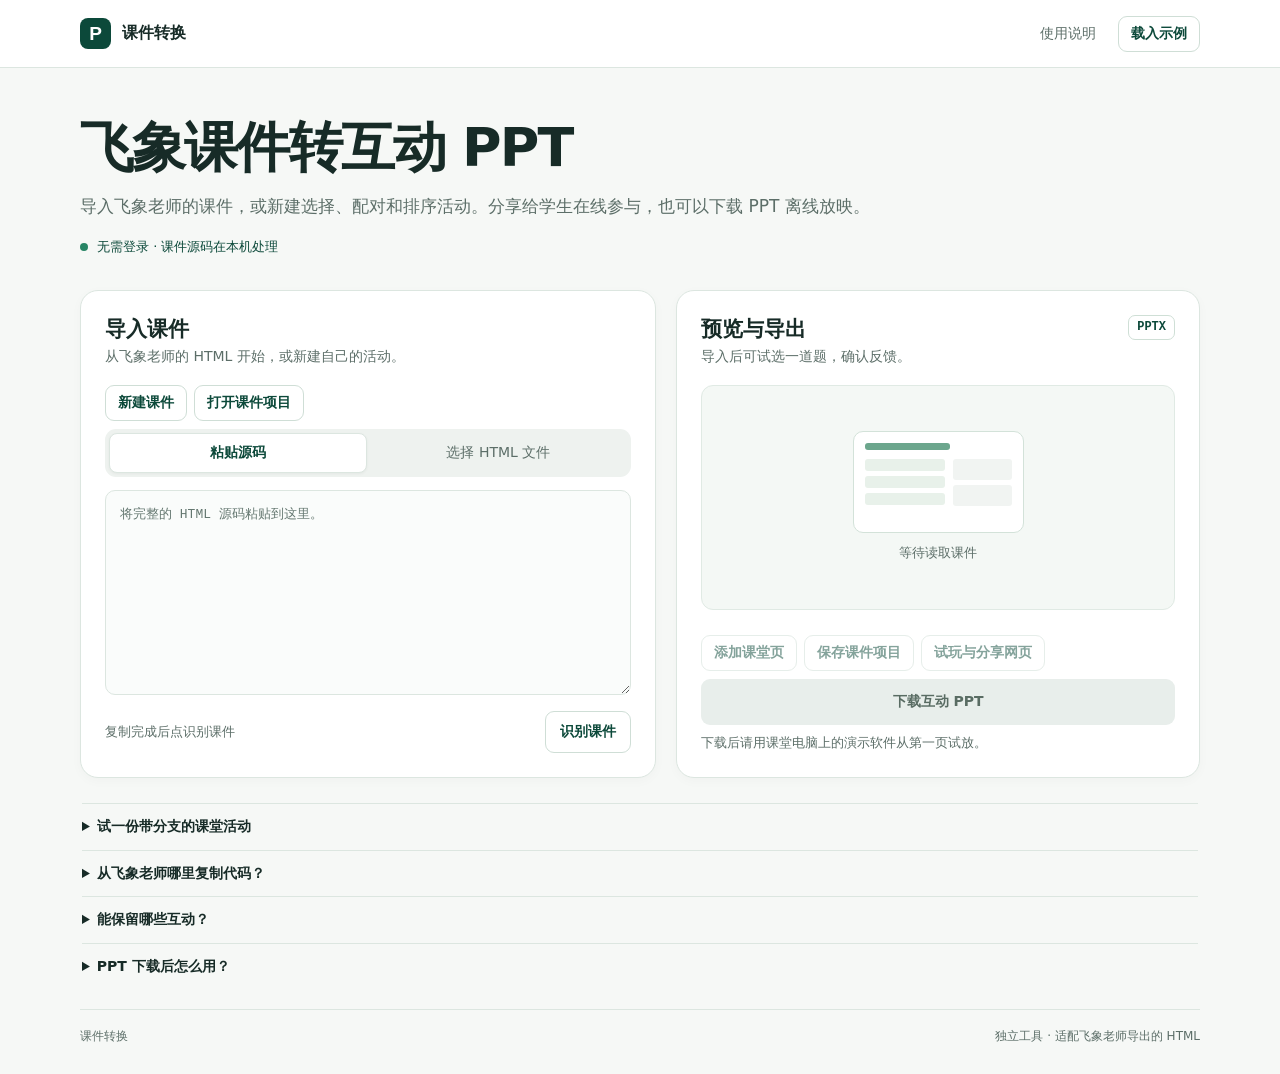
<file: index.html>
<!doctype html>
<html lang="zh-CN">
<head>
  <meta charset="utf-8">
  <meta name="viewport" content="width=device-width, initial-scale=1">
  <meta name="description" content="粘贴飞象老师生成的 HTML 源码，或选择 HTML 文件。浏览器内导出可以离线放映的互动 PPT。">
  <meta name="referrer" content="no-referrer">
  <meta http-equiv="Content-Security-Policy" content="default-src 'none'; script-src 'self'; style-src 'self' 'unsafe-inline'; img-src 'self' data: blob:; frame-src 'self'; worker-src 'self'; connect-src 'self' https://*.fbcontent.cn; base-uri 'none'; form-action 'none'; object-src 'none'">
  <meta name="theme-color" content="#f6f8f6">
  <title>飞象课件转互动 PPT</title>
  <link rel="stylesheet" href="./style.css?v=8">
  <script defer src="./acorn.js"></script>
  <script defer src="./model.js?v=8"></script>
  <script defer src="./project.js?v=8"></script>
  <script defer src="./curriculum.js?v=8"></script>
  <script defer src="./pptx.js?v=8"></script>
  <script defer src="./qrcode.js"></script>
  <script defer src="./fflate.js"></script>
  <script defer src="./play.js?v=4"></script>
  <script defer src="./replica.js?v=8"></script>
  <script defer src="./scenario.js?v=8"></script>
  <script defer src="./app.js?v=8"></script>
</head>
<body>
  <header class="top">
    <div class="wrap top-inner">
      <a class="wordmark" href="./" aria-label="回到飞象课件转换首页"><span class="brand-icon" aria-hidden="true">P</span>课件转换</a>
      <nav aria-label="页内导航">
        <a href="#help">使用说明</a>
        <button type="button" class="button secondary small" id="demo">载入示例</button>
      </nav>
    </div>
  </header>

  <main class="wrap">
    <section class="intro" aria-labelledby="page-title">
      <h1 id="page-title">飞象课件转互动 PPT</h1>
      <p>导入飞象老师的课件，或新建选择、配对和排序活动。<br class="desktop-break">分享给学生在线参与，也可以下载 PPT 离线放映。</p>
      <div class="info-note"><span class="status-dot" aria-hidden="true"></span>无需登录 · 课件源码在本机处理</div>
    </section>

    <div class="workspace">
      <section class="panel input-panel" aria-labelledby="import-title">
        <div class="panel-heading">
          <div>
            <h2 id="import-title">导入课件</h2>
            <p>从飞象老师的 HTML 开始，或新建自己的活动。</p>
          </div>
        </div>
        <div class="project-actions">
          <button type="button" class="button secondary small" id="new-project">新建课件</button>
          <button type="button" class="button secondary small" id="open-project">打开课件项目</button>
          <input type="file" id="project-file" accept=".json,application/json" hidden>
        </div>
        <div class="tabs" role="tablist" aria-label="导入方式">
          <button id="paste-tab" type="button" role="tab" aria-selected="true" aria-controls="paste-panel">粘贴源码</button>
          <button id="file-tab" type="button" role="tab" aria-selected="false" aria-controls="file-panel" tabindex="-1">选择 HTML 文件</button>
        </div>
        <div id="paste-panel" role="tabpanel" aria-labelledby="paste-tab">
          <label class="sr-only" for="source">飞象课件 HTML 源码</label>
          <textarea id="source" spellcheck="false" autocomplete="off" autocapitalize="off"
            placeholder="将完整的 HTML 源码粘贴到这里。"></textarea>
          <div class="source-actions">
            <span class="muted" id="paste-info">复制完成后点识别课件</span>
            <button type="button" class="button secondary" id="analyze">识别课件</button>
          </div>
        </div>
        <div id="file-panel" role="tabpanel" aria-labelledby="file-tab" hidden>
          <div class="drop-area" id="drop-area">
            <div class="upload-icon" aria-hidden="true">↑</div>
            <strong id="file-label">选择或拖入 HTML 文件</strong>
            <span id="file-info">支持 .html、.htm，最大 8 MB</span>
            <button type="button" class="button secondary" id="browse">选择文件</button>
            <input type="file" id="file" accept=".html,.htm,text/html" hidden>
          </div>
        </div>
        <p id="status" class="status" role="status" aria-live="polite" hidden></p>
        <details id="settings" hidden>
          <summary>封面和翻页</summary>
          <div class="settings">
            <div>
              <label for="cover-file">封面插图</label>
              <input type="file" id="cover-file" accept=".png,.jpg,.jpeg,.webp,image/png,image/jpeg,image/webp">
              <p id="cover-state" class="muted" aria-live="polite"></p>
            </div>
            <div id="timing-box" hidden>
              <label class="checkline" for="use-timing"><input type="checkbox" id="use-timing" checked>保留原课件的定时翻页</label>
              <p id="timing-help" class="muted"></p>
            </div>
          </div>
        </details>
      </section>

      <section class="panel output-panel" aria-labelledby="preview-title">
        <div class="panel-heading">
          <div>
            <h2 id="preview-title">预览与导出</h2>
            <p id="preview-desc">导入后可试选一道题，确认反馈。</p>
          </div>
          <span class="file-type" aria-hidden="true">PPTX</span>
        </div>
        <div class="preview" id="preview-empty">
          <div class="mock-slide" aria-hidden="true">
            <div class="mock-header"></div>
            <div class="mock-body">
              <div><i></i><i></i><i></i></div>
              <div><i></i><i></i></div>
            </div>
          </div>
          <p>等待读取课件</p>
        </div>
        <div class="preview ready" id="preview-ready" hidden>
          <p class="lesson-name" id="lesson-name"></p>
          <div class="facts" id="facts"></div>
          <div id="compatibility" class="compatibility" aria-live="polite"></div>
          <div class="preview-question" id="preview-question"></div>
          <button type="button" class="button secondary small" id="edit-questions">编辑题目与反馈</button>
        </div>
        <div class="download-zone">
          <div id="progress-area" class="progress-area" hidden>
            <div class="progress-meta"><span id="progress-label" role="status" aria-live="polite">准备生成</span><span id="progress-number"></span></div>
            <progress id="progress" max="100" value="0" aria-label="导出进度"></progress>
          </div>
          <div class="project-actions">
            <button type="button" class="button secondary small" id="edit-classroom" disabled>添加课堂页</button>
            <button type="button" class="button secondary small" id="save-project" disabled>保存课件项目</button>
            <button type="button" class="button secondary small" id="share-activity" disabled>试玩与分享网页</button>
          </div>
          <fieldset id="export-mode" class="export-mode" hidden disabled>
            <legend>互动版本</legend>
            <label><input type="radio" name="lesson-mode" value="full" checked> 完整互动</label>
            <label><input type="radio" name="lesson-mode" value="light"> 轻量讨论</label>
            <p id="mode-note" class="muted"></p>
          </fieldset>
          <div class="download-actions">
            <button class="button primary" type="button" id="export-replica" hidden>下载宽屏互动 PPT</button>
            <button class="button primary" type="button" id="export" disabled>下载互动 PPT</button>
            <button class="button secondary" type="button" id="cancel" hidden>取消</button>
          </div>
          <p class="muted download-note" id="replica-note" hidden>用桌面 WPS 或 PowerPoint 从第一页放映，课堂页可直接编辑。</p>
          <p class="muted download-note" id="export-note" aria-live="polite">下载后请用课堂电脑上的演示软件从第一页试放。</p>
        </div>
      </section>
    </div>

    <section id="help" class="help" aria-label="使用说明">
      <details>
        <summary>试一份带分支的课堂活动</summary>
        <p>《小组讨论卡住了》包含情境选择、排序和配对。试完可以打开示例项目，换成自己班的情境。</p>
        <div class="project-actions">
          <a class="button secondary small example-link" href="#class-example">试玩学生版</a>
          <a class="button secondary small example-link" href="./classroom-example.json?v=4" download="小组讨论卡住了-课件项目.json">下载示例项目</a>
        </div>
      </details>
      <details>
        <summary>从飞象老师哪里复制代码？</summary>
        <p>在飞象老师打开你生成的课件，复制它提供的完整 HTML 源码，或者下载 HTML 文件。回到这里粘贴源码并识别，或直接选择文件。飞象的分享链接需要先打开后取到源码。</p>
      </details>
      <details>
        <summary>能保留哪些互动？</summary>
        <p>目前支持源码中写明题目、选项和反馈或评分规则的闯关、情境选择和选择题。可导出点选、分支反馈、累计计分、结算，以及识别到的定时翻页。含情绪强度的兼容课件可在 PPT 内点选 1 到 10 分。</p>
        <p>识别后可查看这份课件能保留哪些玩法。兼容的飞象课件可按固定 16:9 导出宽屏互动版。轻量讨论保留选项和反馈，省去累计得分。</p>
        <p>新建的配对和排序活动在网页上可以拖放或点选，在离线 PPT 里用逐步点选完成。</p>
      </details>
      <details>
        <summary>PPT 下载后怎么用？</summary>
        <p>用桌面版 PowerPoint 或 WPS 演示打开文件，从第一页放映，使用课件上的按钮前进。一个文件会包含多条答题路线，放映只会经过当前路线。</p>
        <p>点「添加课堂页」就能写游戏前的导入页和游戏后的讨论页。添加后，游戏结算会出现「继续上课」。保存课件项目，下次可在网站继续改。</p>
      </details>
    </section>
  </main>

  <dialog id="question-editor" aria-labelledby="editor-title">
    <form id="question-form">
      <div class="editor-heading">
        <div>
          <h2 id="editor-title">编辑题目与反馈</h2>
          <p class="muted">应用后，同一道题在所有答题路线中的内容会一起更新。</p>
        </div>
        <button type="button" class="button secondary small" id="editor-cancel">取消</button>
      </div>
      <label class="editor-field">课件标题 <input id="project-title" maxlength="100" required></label>
      <label class="editor-field">活动说明 <textarea id="project-intro" maxlength="320"></textarea></label>
      <label><input id="project-scoring" type="checkbox"> 累计积分</label>
      <label class="editor-field">选择题目 <select id="editor-select"></select></label>
      <div class="project-actions">
        <button type="button" class="button secondary small" id="move-up">上移</button>
        <button type="button" class="button secondary small" id="move-down">下移</button>
        <button type="button" class="button secondary small" id="remove-question">删除本题</button>
      </div>
      <div class="project-actions" aria-label="添加题目">
        <button type="button" class="button secondary small" id="add-choice">添加选择题</button>
        <button type="button" class="button secondary small" id="add-match">添加配对</button>
        <button type="button" class="button secondary small" id="add-order">添加排序</button>
      </div>
      <div id="editor-fields"></div>
      <p id="editor-error" role="alert" class="status" data-state="error" hidden></p>
      <div class="editor-actions"><button type="submit" class="button primary">应用修改</button></div>
    </form>
  </dialog>
  <dialog id="classroom-editor" aria-labelledby="classroom-editor-title">
    <form id="classroom-form">
      <div class="editor-heading">
        <div>
          <h2 id="classroom-editor-title">添加课堂页</h2>
          <p class="muted">活动后加了页面，结算页会出现「继续上课」。</p>
        </div>
        <button type="button" class="button secondary small" id="classroom-cancel">取消</button>
      </div>
      <div id="classroom-fields"></div>
      <div class="editor-actions"><button type="submit" class="button primary">应用课堂页</button></div>
    </form>
  </dialog>
  <dialog id="share-dialog" aria-labelledby="share-title">
    <div class="editor-heading">
      <h2 id="share-title">网页活动</h2>
      <button type="button" class="button secondary small" id="share-close">关闭</button>
    </div>
    <p class="muted">学生打开链接即可参加，反馈显示在各自设备上。分享链接包含题目和答案，适合课堂练习。</p>
    <label class="editor-field" for="share-scope">分享范围</label>
    <select id="share-scope"></select>
    <label class="editor-field">活动链接 <input id="share-link" readonly></label>
    <div class="project-actions">
      <a class="button secondary" id="play-link" target="_blank" rel="noopener">打开试玩</a>
      <button type="button" class="button secondary" id="copy-link">复制链接</button>
    </div>
    <canvas id="share-qr" aria-label="活动二维码" role="img" hidden></canvas>
    <p id="share-status" class="muted" role="status"></p>
  </dialog>
  <section id="classroom-player" class="wrap" hidden aria-live="polite"></section>
  <footer class="wrap footer"><span>课件转换</span><span>独立工具 · 适配飞象老师导出的 HTML</span></footer>
  <noscript>需要启用浏览器的 JavaScript 才能生成 PPT。</noscript>
</body>
</html>
</file>
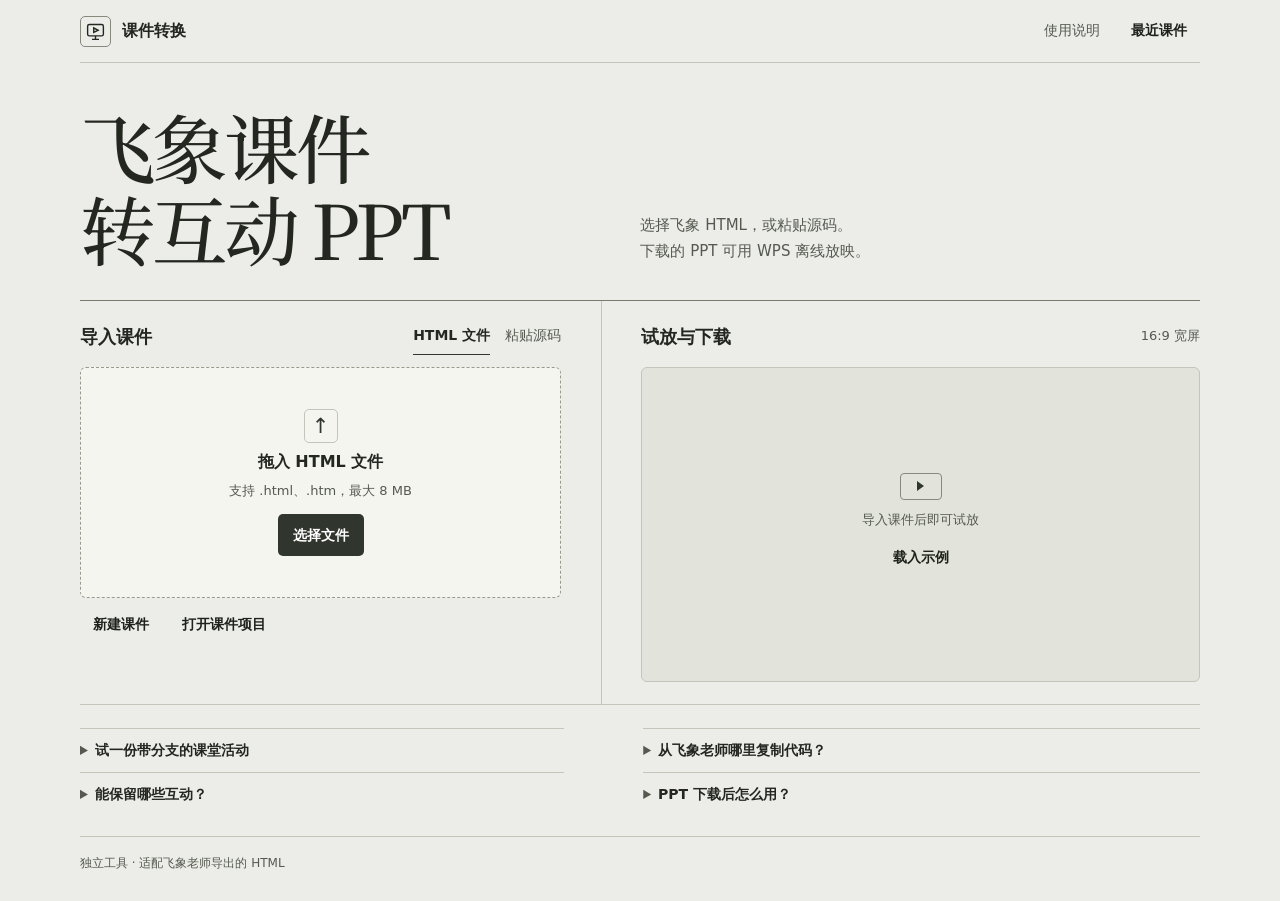
<file: preview/index.html>
<!doctype html>
<html lang="zh-CN">
<head>
  <meta charset="utf-8">
  <meta name="viewport" content="width=device-width, initial-scale=1">
  <meta name="description" content="粘贴飞象老师生成的 HTML 源码，或选择 HTML 文件。浏览器内导出可以离线放映的互动 PPT。">
  <meta name="referrer" content="no-referrer">
  <meta http-equiv="Content-Security-Policy" content="default-src 'none'; script-src 'self'; style-src 'self' 'unsafe-inline'; font-src 'self'; img-src 'self' data: blob:; frame-src 'self'; worker-src 'self'; connect-src 'self' https://*.fbcontent.cn; base-uri 'none'; form-action 'none'; object-src 'none'">
  <meta name="theme-color" content="#ecede8">
  <title>飞象课件转互动 PPT</title>
  <link rel="icon" href="data:,">
  <link rel="stylesheet" href="./style.css?v=8">
  <link rel="stylesheet" href="./teacher.css?v=3">
  <script defer src="../acorn.js"></script>
  <script defer src="./model.js?v=8"></script>
  <script defer src="./project.js?v=8"></script>
  <script defer src="./curriculum.js?v=8"></script>
  <script defer src="./pptx.js?v=8"></script>
  <script defer src="../qrcode.js"></script>
  <script defer src="../fflate.js"></script>
  <script defer src="./play.js?v=4"></script>
  <script defer src="./replica.js?v=8"></script>
  <script defer src="./scenario.js?v=8"></script>
  <script defer src="./trial.js?v=1"></script>
  <script defer src="./teacher.js?v=1"></script>
  <script defer src="./compose.js?v=1"></script>
  <script defer src="./app.js?v=10"></script>
</head>
<body>
  <header class="top">
    <div class="wrap top-inner">
      <a class="wordmark" href="./"><span class="brand-icon" aria-hidden="true"><svg viewBox="0 0 24 24" width="21" height="21" fill="none" stroke="currentColor" stroke-width="1.6"><rect x="3" y="4" width="18" height="13" rx="2"/><path d="M8 21h8m-4-4v4m-2-13 5 2.5-5 2.5z"/></svg></span>课件转换</a>
      <nav aria-label="页内导航">
        <a href="#help">使用说明</a>
        <button type="button" class="button text-button small" id="open-recent">最近课件</button>
      </nav>
    </div>
  </header>

  <main class="wrap">
    <section class="intro" aria-labelledby="page-title">
      <h1 id="page-title">飞象课件<br>转互动 PPT</h1>
      <p>选择飞象 HTML，或粘贴源码。<br>下载的 PPT 可用 WPS 离线放映。</p>
    </section>

    <div class="workspace">
      <section class="panel input-panel" aria-labelledby="import-title">
        <div class="workspace-heading">
          <h2 id="import-title">导入课件</h2>
          <div class="tabs" role="tablist" aria-label="导入方式">
            <button id="file-tab" type="button" role="tab" aria-selected="true" aria-controls="file-panel">HTML 文件</button>
            <button id="paste-tab" type="button" role="tab" aria-selected="false" aria-controls="paste-panel" tabindex="-1">粘贴源码</button>
          </div>
        </div>
        <div id="file-panel" role="tabpanel" aria-labelledby="file-tab">
          <div class="drop-area" id="drop-area">
            <div class="upload-icon" aria-hidden="true">↑</div>
            <strong id="file-label">拖入 HTML 文件</strong>
            <span id="file-info">支持 .html、.htm，最大 8 MB</span>
            <button type="button" class="button primary" id="browse">选择文件</button>
            <input type="file" id="file" accept=".html,.htm,text/html" hidden>
          </div>
        </div>
        <div id="paste-panel" role="tabpanel" aria-labelledby="paste-tab" hidden>
          <label class="sr-only" for="source">飞象课件 HTML 源码</label>
          <textarea id="source" spellcheck="false" autocomplete="off" autocapitalize="off"
            placeholder="将完整的 HTML 源码粘贴到这里。"></textarea>
          <div class="source-actions">
            <button type="button" class="button primary" id="analyze">识别课件</button>
          </div>
        </div>
        <p id="status" class="status" role="status" aria-live="polite" hidden></p>
        <div class="project-actions source-projects">
          <button type="button" class="button small text-button" id="new-project">新建课件</button>
          <button type="button" class="button small text-button" id="open-project">打开课件项目</button>
          <input type="file" id="project-file" accept=".json,application/json" hidden>
        </div>
        <details id="settings" hidden>
          <summary>封面和课堂节奏</summary>
          <div class="settings">
            <div>
              <label for="cover-file">封面插图</label>
              <input type="file" id="cover-file" accept=".png,.jpg,.jpeg,.webp,image/png,image/jpeg,image/webp">
              <p id="cover-state" class="muted" aria-live="polite"></p>
            </div>
            <div id="timing-box" hidden>
              <label class="checkline" for="use-timing"><input type="checkbox" id="use-timing" checked>保留原课件的定时翻页</label>
              <p id="timing-help" class="muted"></p>
            </div>
            <div class="coach-settings">
              <label class="checkline"><input type="checkbox" id="coach"> 由老师控制讨论节奏</label>
              <p id="coach-hint" class="muted"></p>
            </div>
          </div>
        </details>
      </section>

      <section class="panel output-panel" aria-labelledby="preview-title">
        <div class="workspace-heading">
          <h2 id="preview-title">试放与下载</h2>
          <span class="preview-size">16:9 宽屏</span>
        </div>
        <div class="preview idle-preview" id="preview-empty">
          <span class="preview-icon" aria-hidden="true"></span>
          <p>导入课件后即可试放</p>
          <button class="button small text-button" type="button" id="demo">载入示例</button>
        </div>
        <div class="preview ready" id="preview-ready" hidden>
          <p class="lesson-name" id="lesson-name"></p>
          <div class="facts" id="facts"></div>
          <div id="compatibility" class="compatibility" aria-live="polite"></div>
        </div>
        <div class="download-zone" id="download-zone" hidden>
          <div id="progress-area" class="progress-area" hidden>
            <div class="progress-meta"><span id="progress-label" role="status" aria-live="polite">准备生成</span><span id="progress-number"></span></div>
            <progress id="progress" max="100" value="0" aria-label="导出进度"></progress>
          </div>
          <fieldset id="export-mode" class="export-mode" hidden disabled>
            <legend>互动版本</legend>
            <label><input type="radio" name="lesson-mode" value="full" checked> 完整互动</label>
            <label><input type="radio" name="lesson-mode" value="light"> 轻量讨论</label>
            <p id="mode-note" class="muted"></p>
          </fieldset>
          <div class="download-actions">
            <button type="button" class="button secondary" id="try-ppt">试放 PPT</button>
            <button class="button primary" type="button" id="export-replica" hidden>下载宽屏互动 PPT</button>
            <button class="button primary" type="button" id="export" disabled>下载互动 PPT</button>
            <button type="button" class="button text-button" id="inspect-ppt">导出检查</button>
            <button class="button secondary" type="button" id="cancel" hidden>取消</button>
          </div>
          <p class="muted download-note" id="replica-note" hidden>宽屏互动版的课堂页可直接编辑。</p>
          <p class="muted download-note" id="export-note" aria-live="polite"></p>
        </div>
        <details id="question-preview" class="question-preview" hidden>
          <summary>查看题目</summary>
          <div class="preview-question" id="preview-question"></div>
          <button type="button" class="button secondary small" id="edit-questions">编辑题目与反馈</button>
        </details>
      </section>
    </div>
    <details class="panel classroom-tools" id="classroom-tools" hidden>
      <summary>备课工具</summary>
      <div class="project-actions">
        <button type="button" class="button secondary" id="edit-classroom" disabled>添加课堂页</button>
        <button type="button" class="button secondary" id="join-ppt">插入已有 PPT</button>
        <button type="button" class="button secondary" id="print-lesson">任务单与教师提示</button>
        <button type="button" class="button secondary" id="save-recent">存到最近课件</button>
        <button type="button" class="button secondary" id="save-project" disabled>下载项目文件</button>
        <button type="button" class="button secondary" id="share-activity" disabled>试玩与分享网页</button>
      </div>
    </details>

    <section id="help" class="help" aria-label="使用说明">
      <details>
        <summary>试一份带分支的课堂活动</summary>
        <p>《小组讨论卡住了》包含情境选择、排序和配对。试完可以打开示例项目，换成自己班的情境。</p>
        <div class="project-actions">
          <a class="button secondary small example-link" href="#class-example">试玩学生版</a>
          <a class="button secondary small example-link" href="./classroom-example.json?v=4" download="小组讨论卡住了-课件项目.json">下载示例项目</a>
        </div>
      </details>
      <details>
        <summary>从飞象老师哪里复制代码？</summary>
        <p>在飞象老师打开你生成的课件，复制它提供的完整 HTML 源码，或者下载 HTML 文件。回到这里粘贴源码并识别，或直接选择文件。飞象的分享链接需要先打开后取到源码。</p>
      </details>
      <details>
        <summary>能保留哪些互动？</summary>
        <p>目前支持源码中写明题目、选项和反馈或评分规则的闯关、情境选择和选择题。可导出点选、分支反馈、累计计分、结算，以及识别到的定时翻页。含情绪强度的兼容课件可在 PPT 内点选 1 到 10 分。</p>
        <p>识别后可查看这份课件能保留哪些玩法。兼容的飞象课件可按固定 16:9 导出宽屏互动版。轻量讨论保留选项和反馈，省去累计得分。</p>
        <p>新建的配对和排序活动在网页上可以拖放或点选，在离线 PPT 里用逐步点选完成。</p>
      </details>
      <details>
        <summary>PPT 下载后怎么用？</summary>
        <p>用桌面版 PowerPoint 或 WPS 演示打开文件，从第一页放映，使用课件上的按钮前进。一个文件会包含多条答题路线，放映只会经过当前路线。</p>
        <p>点「添加课堂页」就能写游戏前的导入页和游戏后的讨论页。添加后，游戏结算会出现「继续上课」。保存课件项目，下次可在网站继续改。</p>
      </details>
    </section>
  </main>

  <dialog id="question-editor" aria-labelledby="editor-title">
    <form id="question-form">
      <div class="editor-heading">
        <div>
          <h2 id="editor-title">编辑题目与反馈</h2>
          <p class="muted">应用后，同一道题在所有答题路线中的内容会一起更新。</p>
        </div>
        <button type="button" class="button secondary small" id="editor-cancel">取消</button>
      </div>
      <label class="editor-field">课件标题 <input id="project-title" maxlength="100" required></label>
      <label class="editor-field">活动说明 <textarea id="project-intro" maxlength="320"></textarea></label>
      <label><input id="project-scoring" type="checkbox"> 累计积分</label>
      <label class="editor-field">选择题目 <select id="editor-select"></select></label>
      <div class="project-actions">
        <button type="button" class="button secondary small" id="move-up">上移</button>
        <button type="button" class="button secondary small" id="move-down">下移</button>
        <button type="button" class="button secondary small" id="remove-question">删除本题</button>
      </div>
      <div class="project-actions" aria-label="添加题目">
        <button type="button" class="button secondary small" id="add-choice">添加选择题</button>
        <button type="button" class="button secondary small" id="add-match">添加配对</button>
        <button type="button" class="button secondary small" id="add-order">添加排序</button>
      </div>
      <div id="editor-fields"></div>
      <p id="editor-error" role="alert" class="status" data-state="error" hidden></p>
      <div class="editor-actions"><button type="submit" class="button primary">应用修改</button></div>
    </form>
  </dialog>
  <dialog id="classroom-editor" aria-labelledby="classroom-editor-title">
    <form id="classroom-form">
      <div class="editor-heading">
        <div>
          <h2 id="classroom-editor-title">添加课堂页</h2>
          <p class="muted">活动后加了页面，结算页会出现「继续上课」。</p>
        </div>
        <button type="button" class="button secondary small" id="classroom-cancel">取消</button>
      </div>
      <div id="classroom-fields"></div>
      <div class="editor-actions"><button type="submit" class="button primary">应用课堂页</button></div>
    </form>
  </dialog>
  <dialog id="share-dialog" aria-labelledby="share-title">
    <div class="editor-heading">
      <h2 id="share-title">网页活动</h2>
      <button type="button" class="button secondary small" id="share-close">关闭</button>
    </div>
    <p class="muted">学生打开链接即可参加，反馈显示在各自设备上。分享链接包含题目和答案，适合课堂练习。</p>
    <label class="editor-field" for="share-scope">分享范围</label>
    <select id="share-scope"></select>
    <label class="editor-field">活动链接 <input id="share-link" readonly></label>
    <div class="project-actions">
      <a class="button secondary" id="play-link" target="_blank" rel="noopener">打开试玩</a>
      <button type="button" class="button secondary" id="copy-link">复制链接</button>
    </div>
    <canvas id="share-qr" aria-label="活动二维码" role="img" hidden></canvas>
    <p id="share-status" class="muted" role="status"></p>
  </dialog>
  <dialog class="tool-dialog trial-dialog" id="trial-dialog" aria-labelledby="trial-title">
    <div class="editor-heading">
      <div><h2 id="trial-title">试放 PPT</h2><p class="muted">试走实际导出的互动路线。教室播放效果以 WPS 为准。</p></div>
      <button type="button" class="button secondary small" data-close="trial-dialog">关闭</button>
    </div>
    <div class="trial-controls">
      <label for="trial-variant">试放版本</label>
      <select id="trial-variant"><option value="native">可编辑版</option><option value="wide">宽屏还原版</option></select>
      <label for="trial-stage">跳到环节</label><select id="trial-stage" disabled></select>
      <button class="button secondary small" id="trial-back" type="button" disabled>上一步</button>
      <button class="button secondary small" id="trial-reset" type="button" disabled>从头试放</button>
    </div>
    <div class="trial-stage" id="trial-frame" aria-label="16:9 试放画面"></div>
    <p class="muted" id="trial-status" role="status"></p>
    <button type="button" class="button secondary small" id="trial-cover" hidden>更换封面</button>
  </dialog>
  <dialog class="tool-dialog" id="inspect-dialog" aria-labelledby="inspect-title">
    <div class="editor-heading"><h2 id="inspect-title">导出检查</h2><button type="button" class="button secondary small" data-close="inspect-dialog">关闭</button></div>
    <label class="editor-field" for="inspect-variant">检查版本</label>
    <select id="inspect-variant"><option value="native">可编辑版</option><option value="wide">宽屏还原版</option></select>
    <p class="muted" id="inspect-status" role="status"></p>
    <div id="inspect-items" class="check-results"></div>
    <button class="button primary" type="button" id="download-checked" disabled>下载当前版本</button>
  </dialog>
  <dialog class="tool-dialog" id="recent-dialog" aria-labelledby="recent-title">
    <div class="editor-heading"><div><h2 id="recent-title">最近课件</h2><p class="muted">保存在这台设备的当前浏览器。可下载项目文件带走。</p></div><button type="button" class="button secondary small" data-close="recent-dialog">关闭</button></div>
    <p class="muted" id="recent-status" role="status"></p>
    <div id="recent-items" class="check-results"></div>
    <form id="recent-copy" hidden>
      <label class="editor-field" for="copy-name">班级副本名称</label>
      <input id="copy-name" maxlength="64" required>
      <button type="submit" class="button primary small">创建副本</button>
    </form>
  </dialog>
  <dialog class="tool-dialog handout-dialog" id="handout-dialog" aria-labelledby="handout-title">
    <div class="editor-heading"><h2 id="handout-title">任务单与教师提示</h2><button type="button" class="button secondary small" data-close="handout-dialog">关闭</button></div>
    <div class="project-actions">
      <label for="handout-kind">打印内容</label><select id="handout-kind"><option value="student">学生任务单</option><option value="teacher">教师提示</option></select>
      <button type="button" class="button primary small" id="print-sheet">打印 / 存为 PDF</button>
    </div>
    <article id="handout" aria-label="打印预览"></article>
  </dialog>
  <dialog class="tool-dialog" id="join-dialog" aria-labelledby="join-title">
    <div class="editor-heading"><div><h2 id="join-title">插入已有 PPT</h2><p class="muted">从旧课件里选一个入口，活动结束后回到指定页。合并后会下载一个新文件。</p></div><button type="button" class="button secondary small" data-close="join-dialog">关闭</button></div>
    <form id="join-form">
      <label class="editor-field">已有课件（16:9 .pptx） <input id="join-file" type="file" accept=".pptx" required></label>
      <label class="editor-field">从哪页进入活动 <select id="join-enter" required disabled></select></label>
      <label class="editor-field">活动结束回到哪页 <select id="join-return" required disabled></select></label>
      <label class="editor-field">入口按钮位置 <select id="join-position"><option value="bottom-right">右下</option><option value="bottom-left">左下</option><option value="top-right">右上</option><option value="top-left">左上</option></select></label>
      <label class="editor-field">插入的互动版本 <select id="join-variant"><option value="native">可编辑版</option><option value="wide">宽屏还原版</option></select></label>
      <p class="status" id="join-status" role="status" hidden></p>
      <div class="editor-actions"><button class="button primary" type="submit" id="join-submit" disabled>下载合并课件</button></div>
    </form>
  </dialog>
  <section id="classroom-player" class="wrap" hidden aria-live="polite"></section>
  <footer class="wrap footer">独立工具 · 适配飞象老师导出的 HTML</footer>
  <noscript>需要启用浏览器的 JavaScript 才能生成 PPT。</noscript>
</body>
</html>
</file>
<file: style.css>
:root {
  color-scheme: light;
  --page: #f6f8f6;
  --surface: #ffffff;
  --ink: #172b27;
  --muted: #5c6e68;
  --border: #dce6e0;
  --accent: #116751;
  --accent-dark: #0c493a;
  --accent-soft: #e8f4ed;
  --error: #8b3030;
  font: 16px/1.55 "Work Sans", "Microsoft YaHei", "PingFang SC", system-ui, sans-serif;
}
* { box-sizing: border-box; }
body { margin: 0; background: var(--page); color: var(--ink); }
button, textarea, input { font: inherit; }
button { cursor: pointer; }
button:disabled { cursor: not-allowed; }
button:focus-visible, a:focus-visible, textarea:focus-visible, input:focus-visible, summary:focus-visible {
  outline: 3px solid #74ae99;
  outline-offset: 3px;
}
a { color: inherit; }
[hidden] { display: none !important; }
.wrap { width: min(1120px, calc(100% - 48px)); margin-inline: auto; }
.top { border-bottom: 1px solid var(--border); background: var(--surface); }
.top-inner { min-height: 67px; display: flex; align-items: center; justify-content: space-between; gap: 18px; }
.wordmark { display: inline-flex; align-items: center; gap: 11px; font-weight: 750; text-decoration: none; }
.brand-icon { display: grid; place-items: center; width: 31px; height: 31px; border-radius: 8px; background: var(--accent-dark); color: #fff; font: 700 19px/1 "Work Sans", sans-serif; }
.top nav { display: flex; align-items: center; gap: 22px; font-size: 14px; }
.top nav a { text-decoration: none; color: var(--muted); }
.top nav a:hover { color: var(--accent-dark); text-decoration: underline; }
.intro { padding: 49px 0 31px; }
.intro h1 { font-size: clamp(32px, 5.2vw, 54px); line-height: 1.16; letter-spacing: -.034em; margin: 0 0 13px; }
.intro p { margin: 0; color: var(--muted); font-size: 17px; }
.desktop-break { display: none; }
.info-note { display: inline-flex; align-items: center; gap: 9px; margin-top: 18px; font-size: 13px; color: var(--accent-dark); }
.status-dot { width: 8px; height: 8px; background: #288565; border-radius: 50%; }
.workspace { display: grid; grid-template-columns: minmax(0, 1.1fr) minmax(0, 1fr); gap: 20px; align-items: stretch; }
.panel { padding: 24px; border: 1px solid var(--border); border-radius: 18px; background: var(--surface); box-shadow: 0 3px 12px #14281e07; min-width: 0; }
.panel-heading { display: flex; align-items: start; justify-content: space-between; gap: 12px; margin-bottom: 17px; }
.panel-heading h2 { font-size: 21px; margin: 0 0 3px; line-height: 1.35; }
.panel-heading p { font-size: 14px; color: var(--muted); margin: 0; }
.tabs { display: grid; grid-template-columns: 1fr 1fr; gap: 3px; padding: 4px; border-radius: 11px; background: #eef2ef; margin-bottom: 13px; }
.tabs button { border: 1px solid transparent; background: transparent; color: var(--muted); border-radius: 8px; font-size: 14px; padding: 8px; }
.tabs button[aria-selected="true"] { border-color: var(--border); background: var(--surface); color: var(--accent-dark); font-weight: 700; box-shadow: 0 1px 3px #111e1a0c; }
textarea { border: 1px solid var(--border); background: #fafcfb; border-radius: 10px; width: 100%; min-height: 205px; resize: vertical; padding: 14px; color: var(--ink); font: 13px/1.6 "IBM Plex Mono", Consolas, "Microsoft YaHei", monospace; }
textarea::placeholder { color: #647770; }
.source-actions, .download-actions, .progress-meta { display: flex; align-items: center; justify-content: space-between; gap: 12px; }
.source-actions { margin-top: 9px; }
.muted { color: var(--muted); font-size: 13px; }
.button { border: 1px solid transparent; border-radius: 9px; min-height: 41px; padding: 9px 14px; font-size: 14px; font-weight: 700; transition: background .12s; }
.button.small { min-height: 36px; padding: 6px 12px; }
.secondary { background: #fff; border-color: #cfded6; color: var(--accent-dark); }
.secondary:hover { background: #f2f7f3; }
.secondary:disabled { opacity: .5; }
.primary { background: var(--accent); color: #fff; flex: 1; min-height: 46px; }
.primary:hover { background: var(--accent-dark); }
.primary:disabled { background: #e8eeeb; color: #596c63; }
.drop-area { min-height: 261px; display: grid; align-content: center; justify-items: center; gap: 9px; text-align: center; padding: 18px; border: 1px dashed #a4bdb0; border-radius: 12px; background: #fafcfb; }
.drop-area[data-over="true"] { background: var(--accent-soft); border-color: var(--accent); }
.drop-area strong { overflow-wrap: anywhere; }
.drop-area span { color: var(--muted); font-size: 13px; }
.upload-icon { width: 39px; height: 39px; display: grid; place-items: center; background: var(--accent-soft); border-radius: 10px; color: var(--accent); font-size: 24px; }
.status { margin: 12px 0 0; padding: 9px 11px; border-radius: 8px; background: var(--accent-soft); color: var(--accent-dark); font-size: 13px; }
.status[data-state="error"] { background: #fff0ed; color: var(--error); }
#settings { margin-top: 13px; font-size: 14px; }
summary { cursor: pointer; font-weight: 700; }
.settings { margin-top: 11px; padding: 10px 12px; background: #f6f9f7; border-radius: 8px; }
.settings input[type="file"] { display: block; margin-top: 6px; max-width: 100%; font-size: 13px; }
.settings p { margin: 3px 0 0; }
#timing-box { margin-top: 10px; }
.checkline { display: flex; align-items: center; gap: 6px; }
input[type="checkbox"] { accent-color: var(--accent); }
.output-panel { display: flex; flex-direction: column; }
.file-type { border: 1px solid #cfdfd6; border-radius: 7px; padding: 5px 8px; font: 600 12px/1.1 "IBM Plex Mono", Consolas, monospace; color: var(--accent-dark); }
.preview { min-height: 225px; border: 1px solid #e0eae4; background: #f4f8f5; border-radius: 12px; padding: 17px; }
#preview-empty { display: grid; place-content: center; justify-items: center; gap: 10px; }
#preview-empty p { font-size: 13px; color: var(--muted); margin: 0; }
.mock-slide { width: 171px; height: 102px; background: #fff; border: 1px solid #d3e2d9; border-radius: 10px; padding: 11px; }
.mock-header { height: 7px; width: 58%; border-radius: 3px; background: #6ca68d; }
.mock-body { display: grid; grid-template-columns: 1.15fr .85fr; gap: 8px; margin-top: 9px; }
.mock-body div { display: grid; align-content: start; gap: 5px; }
.mock-body i { display: block; height: 12px; background: #e8f1ea; border-radius: 3px; }
.mock-body div:last-child i { height: 21px; background: #f1f4f2; }
.preview.ready { background: color-mix(in srgb, var(--source-canvas, #f4f8f5) 52%, white); }
.lesson-name { font-size: 16px; font-weight: 750; margin: 0 0 8px; overflow-wrap: anywhere; }
.facts { display: flex; flex-wrap: wrap; gap: 5px; }
.facts span { background: #fff; border: 1px solid #d5e1da; border-radius: 5px; padding: 2px 6px; font-size: 12px; color: var(--muted); }
.compatibility { border-left: 2px solid #9bb7aa; margin: 11px 0 10px; padding-left: 10px; font-size: 13px; }
.compatibility p { margin: 3px 0; }
.preview-question { margin-top: 12px; }
.preview-question h3 { font-size: 14px; margin: 0 0 6px; }
.choices { display: grid; gap: 5px; }
.choices button { text-align: left; padding: 6px 9px; background: #fff; border: 1px solid #d5e1da; border-radius: 6px; color: var(--ink); font-size: 12px; overflow-wrap: anywhere; }
.choices button:hover, .choices button[aria-pressed="true"] { border-color: var(--accent); background: var(--accent-soft); }
.choice-result { font-size: 12px; margin: 8px 0 0; color: var(--accent-dark); }
#edit-questions { margin-top: 10px; }
#question-editor, #share-dialog, #classroom-editor { width: min(640px, calc(100% - 24px)); max-height: 90vh; border: 1px solid var(--border); border-radius: 15px; padding: 20px; color: var(--ink); }
#question-editor::backdrop, #share-dialog::backdrop, #classroom-editor::backdrop { background: #182d27a0; }
.project-actions { display: flex; gap: 7px; flex-wrap: wrap; margin: 8px 0; }
.editor-add { margin: 6px 0; }
#play-link, .example-link { text-decoration: none; display: inline-flex; align-items: center; }
#share-scope { width: 100%; padding: 8px; border: 1px solid var(--border); border-radius: 6px; color: var(--ink); background: white; }
#share-qr { display: block; width: min(100%, 430px); height: auto; margin: 10px auto; image-rendering: pixelated; }
#classroom-player { padding: clamp(20px, 6vw, 65px) 0; max-width: 800px; }
.play-panel h1 { margin: 6px 0; font-size: clamp(24px, 5vw, 38px); }
.play-panel > p { overflow-wrap: anywhere; white-space: pre-wrap; }
.play-list { display: grid; gap: 8px; margin: 12px 0; }
.play-list button, .play-ratings button { min-height: 42px; overflow-wrap: anywhere; }
.play-list button { text-align: left; }
.play-list button[aria-pressed="true"], .play-ratings button[aria-pressed="true"] { background: #d6eae1; border-color: #437e6c; }
.play-ratings { display: flex; flex-wrap: wrap; gap: 6px; }
.play-feedback:not(:empty) { border-left: 3px solid #579582; padding: 5px 12px; margin-top: 10px; overflow-wrap: anywhere; }
.play-match { display: grid; grid-template-columns: repeat(2, minmax(0, 1fr)); gap: 8px; }
.play-order { padding-left: 26px; }
.order-row { padding: 8px; border-radius: 8px; border: 1px solid var(--border); }
.order-row span { display: block; margin-bottom: 5px; overflow-wrap: anywhere; }
.order-row button { margin-right: 5px; }
.editor-heading { display: flex; justify-content: space-between; align-items: start; gap: 10px; }
.editor-heading h2 { font-size: 21px; margin: 0; }
.editor-heading p { margin: 3px 0 8px; }
.editor-field { display: grid; gap: 4px; margin: 8px 0; font-size: 14px; }
.editor-field input, .editor-field textarea, .editor-field select { width: 100%; font: inherit; padding: 7px; border: 1px solid var(--border); border-radius: 6px; background: #fff; color: var(--ink); }
.editor-field textarea { min-height: 64px; }
#editor-fields fieldset, #classroom-fields fieldset { min-width: 0; margin: 12px 0 0; border: 1px solid var(--border); border-radius: 8px; }
.classroom-section { margin: 15px 0; }
.classroom-section h3 { margin: 0 0 4px; font-size: 15px; }
.export-mode { border: 1px solid var(--border); margin: 10px 0; padding: 7px 10px 9px; border-radius: 9px; font-size: 14px; }
.export-mode label { display: inline-flex; align-items: center; gap: 3px; margin-right: 13px; }
.export-mode input { accent-color: var(--accent); }
.export-mode p { margin: 4px 0 0; }
.download-actions { flex-wrap: wrap; }
.editor-actions { display: flex; margin-top: 15px; }
.download-zone { margin-top: auto; padding-top: 14px; }
.download-note { margin: 8px 0 0; }
.progress-area { margin: 0 0 8px; }
.progress-meta { color: var(--accent-dark); font-size: 12px; }
progress { width: 100%; height: 8px; accent-color: var(--accent); }
.help { margin-top: 25px; padding: 0 2px; }
.help details { border-top: 1px solid var(--border); padding: 12px 0; font-size: 14px; }
.help p { margin: 7px 0 0; color: var(--muted); max-width: 790px; }
.footer { margin-top: 19px; padding: 17px 0 29px; border-top: 1px solid var(--border); display: flex; justify-content: space-between; gap: 12px; color: var(--muted); font-size: 12px; }
.sr-only { position: absolute; width: 1px; height: 1px; padding: 0; overflow: hidden; clip: rect(0,0,0,0); white-space: nowrap; }
@media (max-width: 760px) {
  .wrap { width: min(100% - 30px, 540px); }
  .workspace { grid-template-columns: 1fr; gap: 13px; }
  .intro { padding: 30px 0 22px; }
  .intro p { font-size: 15px; }
  .panel { padding: 17px; border-radius: 14px; }
  .top-inner { min-height: 56px; }
  .top nav { gap: 9px; font-size: 12px; }
  .preview { min-height: 165px; }
}
@media (max-width: 340px) {
  .top nav a { display: none; }
  .source-actions { align-items: flex-start; flex-direction: column; gap: 5px; }
}
@media (prefers-reduced-motion: reduce) {
  .button { transition: none; }
}
</file>
<file: preview/style.css>
:root {
  color-scheme: light;
  --page: #f6f8f6;
  --surface: #ffffff;
  --ink: #172b27;
  --muted: #5c6e68;
  --border: #dce6e0;
  --accent: #116751;
  --accent-dark: #0c493a;
  --accent-soft: #e8f4ed;
  --error: #8b3030;
  font: 16px/1.55 "Work Sans", "Microsoft YaHei", "PingFang SC", system-ui, sans-serif;
}
* { box-sizing: border-box; }
body { margin: 0; background: var(--page); color: var(--ink); }
button, textarea, input { font: inherit; }
button { cursor: pointer; }
button:disabled { cursor: not-allowed; }
button:focus-visible, a:focus-visible, textarea:focus-visible, input:focus-visible, summary:focus-visible {
  outline: 3px solid #74ae99;
  outline-offset: 3px;
}
a { color: inherit; }
[hidden] { display: none !important; }
.wrap { width: min(1120px, calc(100% - 48px)); margin-inline: auto; }
.top { border-bottom: 1px solid var(--border); background: var(--surface); }
.top-inner { min-height: 67px; display: flex; align-items: center; justify-content: space-between; gap: 18px; }
.wordmark { display: inline-flex; align-items: center; gap: 11px; font-weight: 750; text-decoration: none; }
.brand-icon { display: grid; place-items: center; width: 31px; height: 31px; border-radius: 8px; background: var(--accent-dark); color: #fff; font: 700 19px/1 "Work Sans", sans-serif; }
.top nav { display: flex; align-items: center; gap: 22px; font-size: 14px; }
.top nav a { text-decoration: none; color: var(--muted); }
.top nav a:hover { color: var(--accent-dark); text-decoration: underline; }
.intro { padding: 49px 0 31px; }
.intro h1 { font-size: clamp(32px, 5.2vw, 54px); line-height: 1.16; letter-spacing: -.034em; margin: 0 0 13px; }
.intro p { margin: 0; color: var(--muted); font-size: 17px; }
.desktop-break { display: none; }
.info-note { display: inline-flex; align-items: center; gap: 9px; margin-top: 18px; font-size: 13px; color: var(--accent-dark); }
.status-dot { width: 8px; height: 8px; background: #288565; border-radius: 50%; }
.workspace { display: grid; grid-template-columns: minmax(0, 1.1fr) minmax(0, 1fr); gap: 20px; align-items: stretch; }
.panel { padding: 24px; border: 1px solid var(--border); border-radius: 18px; background: var(--surface); box-shadow: 0 3px 12px #14281e07; min-width: 0; }
.panel-heading { display: flex; align-items: start; justify-content: space-between; gap: 12px; margin-bottom: 17px; }
.panel-heading h2 { font-size: 21px; margin: 0 0 3px; line-height: 1.35; }
.panel-heading p { font-size: 14px; color: var(--muted); margin: 0; }
.tabs { display: grid; grid-template-columns: 1fr 1fr; gap: 3px; padding: 4px; border-radius: 11px; background: #eef2ef; margin-bottom: 13px; }
.tabs button { border: 1px solid transparent; background: transparent; color: var(--muted); border-radius: 8px; font-size: 14px; padding: 8px; }
.tabs button[aria-selected="true"] { border-color: var(--border); background: var(--surface); color: var(--accent-dark); font-weight: 700; box-shadow: 0 1px 3px #111e1a0c; }
textarea { border: 1px solid var(--border); background: #fafcfb; border-radius: 10px; width: 100%; min-height: 205px; resize: vertical; padding: 14px; color: var(--ink); font: 13px/1.6 "IBM Plex Mono", Consolas, "Microsoft YaHei", monospace; }
textarea::placeholder { color: #647770; }
.source-actions, .download-actions, .progress-meta { display: flex; align-items: center; justify-content: space-between; gap: 12px; }
.source-actions { margin-top: 9px; }
.muted { color: var(--muted); font-size: 13px; }
.button { border: 1px solid transparent; border-radius: 9px; min-height: 41px; padding: 9px 14px; font-size: 14px; font-weight: 700; transition: background .12s; }
.button.small { min-height: 36px; padding: 6px 12px; }
.secondary { background: #fff; border-color: #cfded6; color: var(--accent-dark); }
.secondary:hover { background: #f2f7f3; }
.secondary:disabled { opacity: .5; }
.primary { background: var(--accent); color: #fff; flex: 1; min-height: 46px; }
.primary:hover { background: var(--accent-dark); }
.primary:disabled { background: #e8eeeb; color: #596c63; }
.drop-area { min-height: 261px; display: grid; align-content: center; justify-items: center; gap: 9px; text-align: center; padding: 18px; border: 1px dashed #a4bdb0; border-radius: 12px; background: #fafcfb; }
.drop-area[data-over="true"] { background: var(--accent-soft); border-color: var(--accent); }
.drop-area strong { overflow-wrap: anywhere; }
.drop-area span { color: var(--muted); font-size: 13px; }
.upload-icon { width: 39px; height: 39px; display: grid; place-items: center; background: var(--accent-soft); border-radius: 10px; color: var(--accent); font-size: 24px; }
.status { margin: 12px 0 0; padding: 9px 11px; border-radius: 8px; background: var(--accent-soft); color: var(--accent-dark); font-size: 13px; }
.status[data-state="error"] { background: #fff0ed; color: var(--error); }
#settings { margin-top: 13px; font-size: 14px; }
summary { cursor: pointer; font-weight: 700; }
.settings { margin-top: 11px; padding: 10px 12px; background: #f6f9f7; border-radius: 8px; }
.settings input[type="file"] { display: block; margin-top: 6px; max-width: 100%; font-size: 13px; }
.settings p { margin: 3px 0 0; }
#timing-box { margin-top: 10px; }
.checkline { display: flex; align-items: center; gap: 6px; }
input[type="checkbox"] { accent-color: var(--accent); }
.output-panel { display: flex; flex-direction: column; }
.file-type { border: 1px solid #cfdfd6; border-radius: 7px; padding: 5px 8px; font: 600 12px/1.1 "IBM Plex Mono", Consolas, monospace; color: var(--accent-dark); }
.preview { min-height: 225px; border: 1px solid #e0eae4; background: #f4f8f5; border-radius: 12px; padding: 17px; }
#preview-empty { display: grid; place-content: center; justify-items: center; gap: 10px; }
#preview-empty p { font-size: 13px; color: var(--muted); margin: 0; }
.mock-slide { width: 171px; height: 102px; background: #fff; border: 1px solid #d3e2d9; border-radius: 10px; padding: 11px; }
.mock-header { height: 7px; width: 58%; border-radius: 3px; background: #6ca68d; }
.mock-body { display: grid; grid-template-columns: 1.15fr .85fr; gap: 8px; margin-top: 9px; }
.mock-body div { display: grid; align-content: start; gap: 5px; }
.mock-body i { display: block; height: 12px; background: #e8f1ea; border-radius: 3px; }
.mock-body div:last-child i { height: 21px; background: #f1f4f2; }
.preview.ready { background: color-mix(in srgb, var(--source-canvas, #f4f8f5) 52%, white); }
.lesson-name { font-size: 16px; font-weight: 750; margin: 0 0 8px; overflow-wrap: anywhere; }
.facts { display: flex; flex-wrap: wrap; gap: 5px; }
.facts span { background: #fff; border: 1px solid #d5e1da; border-radius: 5px; padding: 2px 6px; font-size: 12px; color: var(--muted); }
.compatibility { border-left: 2px solid #9bb7aa; margin: 11px 0 10px; padding-left: 10px; font-size: 13px; }
.compatibility p { margin: 3px 0; }
.preview-question { margin-top: 12px; }
.preview-question h3 { font-size: 14px; margin: 0 0 6px; }
.choices { display: grid; gap: 5px; }
.choices button { text-align: left; padding: 6px 9px; background: #fff; border: 1px solid #d5e1da; border-radius: 6px; color: var(--ink); font-size: 12px; overflow-wrap: anywhere; }
.choices button:hover, .choices button[aria-pressed="true"] { border-color: var(--accent); background: var(--accent-soft); }
.choice-result { font-size: 12px; margin: 8px 0 0; color: var(--accent-dark); }
#edit-questions { margin-top: 10px; }
#question-editor, #share-dialog, #classroom-editor { width: min(640px, calc(100% - 24px)); max-height: 90vh; border: 1px solid var(--border); border-radius: 15px; padding: 20px; color: var(--ink); }
#question-editor::backdrop, #share-dialog::backdrop, #classroom-editor::backdrop { background: #182d27a0; }
.project-actions { display: flex; gap: 7px; flex-wrap: wrap; margin: 8px 0; }
.editor-add { margin: 6px 0; }
#play-link, .example-link { text-decoration: none; display: inline-flex; align-items: center; }
#share-scope { width: 100%; padding: 8px; border: 1px solid var(--border); border-radius: 6px; color: var(--ink); background: white; }
#share-qr { display: block; width: min(100%, 430px); height: auto; margin: 10px auto; image-rendering: pixelated; }
#classroom-player { padding: clamp(20px, 6vw, 65px) 0; max-width: 800px; }
.play-panel h1 { margin: 6px 0; font-size: clamp(24px, 5vw, 38px); }
.play-panel > p { overflow-wrap: anywhere; white-space: pre-wrap; }
.play-list { display: grid; gap: 8px; margin: 12px 0; }
.play-list button, .play-ratings button { min-height: 42px; overflow-wrap: anywhere; }
.play-list button { text-align: left; }
.play-list button[aria-pressed="true"], .play-ratings button[aria-pressed="true"] { background: #d6eae1; border-color: #437e6c; }
.play-ratings { display: flex; flex-wrap: wrap; gap: 6px; }
.play-feedback:not(:empty) { border-left: 3px solid #579582; padding: 5px 12px; margin-top: 10px; overflow-wrap: anywhere; }
.play-match { display: grid; grid-template-columns: repeat(2, minmax(0, 1fr)); gap: 8px; }
.play-order { padding-left: 26px; }
.order-row { padding: 8px; border-radius: 8px; border: 1px solid var(--border); }
.order-row span { display: block; margin-bottom: 5px; overflow-wrap: anywhere; }
.order-row button { margin-right: 5px; }
.editor-heading { display: flex; justify-content: space-between; align-items: start; gap: 10px; }
.editor-heading h2 { font-size: 21px; margin: 0; }
.editor-heading p { margin: 3px 0 8px; }
.editor-field { display: grid; gap: 4px; margin: 8px 0; font-size: 14px; }
.editor-field input, .editor-field textarea, .editor-field select { width: 100%; font: inherit; padding: 7px; border: 1px solid var(--border); border-radius: 6px; background: #fff; color: var(--ink); }
.editor-field textarea { min-height: 64px; }
#editor-fields fieldset, #classroom-fields fieldset { min-width: 0; margin: 12px 0 0; border: 1px solid var(--border); border-radius: 8px; }
.classroom-section { margin: 15px 0; }
.classroom-section h3 { margin: 0 0 4px; font-size: 15px; }
.export-mode { border: 1px solid var(--border); margin: 10px 0; padding: 7px 10px 9px; border-radius: 9px; font-size: 14px; }
.export-mode label { display: inline-flex; align-items: center; gap: 3px; margin-right: 13px; }
.export-mode input { accent-color: var(--accent); }
.export-mode p { margin: 4px 0 0; }
.download-actions { flex-wrap: wrap; }
.editor-actions { display: flex; margin-top: 15px; }
.download-zone { margin-top: auto; padding-top: 14px; }
.download-note { margin: 8px 0 0; }
.progress-area { margin: 0 0 8px; }
.progress-meta { color: var(--accent-dark); font-size: 12px; }
progress { width: 100%; height: 8px; accent-color: var(--accent); }
.help { margin-top: 25px; padding: 0 2px; }
.help details { border-top: 1px solid var(--border); padding: 12px 0; font-size: 14px; }
.help p { margin: 7px 0 0; color: var(--muted); max-width: 790px; }
.footer { margin-top: 19px; padding: 17px 0 29px; border-top: 1px solid var(--border); display: flex; justify-content: space-between; gap: 12px; color: var(--muted); font-size: 12px; }
.sr-only { position: absolute; width: 1px; height: 1px; padding: 0; overflow: hidden; clip: rect(0,0,0,0); white-space: nowrap; }
@media (max-width: 760px) {
  .wrap { width: min(100% - 30px, 540px); }
  .workspace { grid-template-columns: 1fr; gap: 13px; }
  .intro { padding: 30px 0 22px; }
  .intro p { font-size: 15px; }
  .panel { padding: 17px; border-radius: 14px; }
  .top-inner { min-height: 56px; }
  .top nav { gap: 9px; font-size: 12px; }
  .preview { min-height: 165px; }
}
@media (max-width: 340px) {
  .top nav a { display: none; }
  .source-actions { align-items: flex-start; flex-direction: column; gap: 5px; }
}
@media (prefers-reduced-motion: reduce) {
  .button { transition: none; }
}
</file>
<file: preview/teacher.css>
@font-face {
  font-family: "Noto Serif SC";
  src: url("./noto-serif-sc-title.woff2") format("woff2");
  font-style: normal;
  font-weight: 500;
  font-display: swap;
  unicode-range: U+20, U+50, U+54, U+4E92, U+4EF6, U+52A8, U+8BFE, U+8C61, U+8F6C, U+98DE;
}

:root {
  --page: #ecede8;
  --surface: #f5f5f0;
  --ink: #242620;
  --muted: #55594f;
  --border: #c2c5ba;
  --accent: #30352d;
  --accent-dark: #1e221b;
  --accent-soft: #e1e6db;
  --column-gap: clamp(18px, 3.1vw, 45px);
  font-family: "Inter", "Microsoft YaHei", "PingFang SC", system-ui, sans-serif;
}
.wrap { width: min(1120px, calc(100% - 72px)); }
.top { background: var(--page); border-bottom: 0; }
.top-inner { min-height: 63px; border-bottom: 1px solid var(--border); }
.top nav { gap: 18px; }
.top nav a { display: inline-flex; }
.brand-icon { width: 31px; height: 31px; color: var(--ink); background: transparent; border: 1px solid #868a7d; border-radius: 5px; }
.intro, .workspace, .help { display: grid; grid-template-columns: minmax(0, .93fr) minmax(0, 1.07fr); }
.intro { align-items: end; padding: clamp(24px, 3.3vw, 46px) 0 32px; }
.intro h1 {
  margin: 0;
  font: 500 clamp(45px, 5.9vw, 84px)/1.08 "Noto Serif SC", "Songti SC", SimSun, Georgia, serif;
  letter-spacing: -.053em;
}
.intro p { margin: 0 0 4px var(--column-gap); max-width: 31ch; font-size: 15px; line-height: 1.75; }
.workspace {
  gap: 0;
  border-block: 1px solid var(--border);
  border-block-start-color: #777b70;
}
.workspace > .panel { padding-block: 15px 22px; border: 0; border-radius: 0; background: transparent; box-shadow: none; }
.workspace > .input-panel { padding-inline: 0 var(--column-gap); }
.workspace > .output-panel { padding-inline: var(--column-gap) 0; border-inline-start: 1px solid var(--border); }
.workspace-heading { display: flex; align-items: center; justify-content: space-between; flex-wrap: wrap; gap: 2px 12px; min-height: 40px; margin-bottom: 11px; }
.workspace-heading h2 { margin: 0; font-size: 18px; font-weight: 650; line-height: 1.4; }
.preview-size { color: var(--muted); font-size: 13px; }
.tabs { display: flex; align-items: center; gap: 15px; margin: 0; padding: 0; border-radius: 0; background: none; }
.tabs button { border: 0; border-bottom: 1px solid transparent; border-radius: 0; padding: 7px 0; }
.tabs button[aria-selected="true"] { border-color: var(--accent); background: transparent; color: var(--ink); box-shadow: none; }
.button { border-radius: 5px; font-weight: 650; }
.secondary { background: var(--surface); border-color: var(--border); }
.secondary:hover { background: var(--accent-soft); }
.output-panel .button, .input-panel .button { min-height: 42px; }
.output-panel .button.small, .input-panel .button.small { min-height: 36px; }
.text-button { background: transparent; color: var(--accent-dark); }
.text-button:hover { background: var(--accent-soft); }
.source-projects { margin: 9px 0 0; }
.source-projects button { padding-inline: 9px; }
.drop-area { min-height: clamp(197px, 18vw, 244px); gap: 7px; background: var(--surface); border-color: #979b8d; border-radius: 6px; }
.drop-area #browse { margin-top: 6px; }
.upload-icon { width: 34px; height: 34px; background: transparent; border: 1px solid var(--border); border-radius: 5px; font-size: 21px; }
#source { display: block; min-height: 176px; background: var(--surface); border-radius: 6px; }
.source-actions { justify-content: flex-end; }
.source-actions .primary { flex: 0 0 auto; }
.preview { min-height: 0; border-color: var(--border); border-radius: 6px; }
.idle-preview { aspect-ratio: 16 / 9; background: #e2e4db; text-align: center; }
.preview-icon { display: grid; place-items: center; width: 42px; height: 27px; border: 1px solid #868a7d; border-radius: 4px; }
.preview-icon::after { content: ""; border: 5px solid transparent; border-right: 0; border-left: 7px solid var(--accent); }
.preview.ready { background: color-mix(in srgb, var(--source-canvas, var(--page)) 14%, var(--surface)); }
.download-zone { margin-top: 0; padding-top: 12px; }
.download-zone .export-mode { margin: 0 0 12px; }
.download-actions { justify-content: flex-start; gap: 8px; }
.download-note:empty { margin: 0; }
.question-preview { border-top: 1px solid var(--border); margin-top: 15px; padding-top: 11px; font-size: 14px; }
.classroom-tools { margin-top: 12px; padding: 13px 16px; border-radius: 6px; box-shadow: none; font-size: 14px; }
.classroom-tools .project-actions { margin: 11px 0 0; }
.help { gap: 0 calc(2 * var(--column-gap)); margin-top: 23px; padding: 0; align-items: start; }
.help details { padding-block: 11px; }
summary::marker { color: var(--muted); }
.coach-settings { border-top: 1px solid var(--border); margin-top: 12px; padding-top: 8px; }
dialog { background: var(--surface); }
.tool-dialog { width: min(625px, calc(100% - 28px)); max-height: 91vh; border: 1px solid var(--border); border-radius: 9px; padding: clamp(15px, 3vw, 24px); color: var(--ink); }
.tool-dialog::backdrop { background: #182d27af; }
.trial-dialog { width: min(980px, calc(100% - 26px)); }
.trial-controls { display: flex; align-items: center; gap: 9px; flex-wrap: wrap; margin: 12px 0; font-size: 13px; }
.trial-controls select { max-width: min(100%, 238px); }
.tool-dialog select, #copy-name { font: inherit; padding: 6px 8px; border: 1px solid var(--border); border-radius: 6px; background: #fff; color: var(--ink); }
.trial-stage { width: 100%; aspect-ratio: 16 / 9; overflow: hidden; position: relative; background: #eaf0eb; border-radius: 10px; isolation: isolate; }
.trial-art { position: absolute; width: 960px; height: 540px; transform-origin: 0 0; overflow: hidden; }
.trial-art > * { position: absolute; box-sizing: border-box; margin: 0; }
.trial-art .slide-copy { display: flex; overflow: hidden; white-space: pre-wrap; overflow-wrap: anywhere; font-family: "Microsoft YaHei", "PingFang SC", sans-serif; }
.trial-art .slide-copy span { width: 100%; }
.trial-art .slide-media { display: block; object-fit: fill; pointer-events: none; }
.trial-hit { background: transparent; border: 0; padding: 0; }
.trial-hit:is(:hover, :focus-visible) { box-shadow: inset 0 0 0 3px #4ed2b5; outline: 0; background: #226b5414; }
.trial-hit:has(.sr-only):active { background: #1f665936; }
@media (prefers-reduced-motion: no-preference) {
  .trial-fade { animation: trial-fade .28s ease-out; }
  .trial-wipe { animation: trial-wipe .48s ease-out; }
  @keyframes trial-fade { from { opacity: .28; } }
  @keyframes trial-wipe { from { clip-path: inset(0 100% 0 0); } to { clip-path: inset(0); } }
}
.check-results { display: grid; gap: 8px; margin: 10px 0 17px; }
.check-row { border: 1px solid var(--border); background: #f8faf7; border-radius: 8px; padding: 11px; min-width: 0; }
.check-row[data-level="warning"] { background: #fff9ed; border-color: #e7d9b6; }
.check-row[data-level="error"] { background: #fff1eb; border-color: #eabdae; }
.check-row h3 { margin: 0; font-size: 15px; overflow-wrap: anywhere; }
.check-row p { margin: 4px 0; white-space: pre-line; }
#recent-copy { border-top: 1px solid var(--border); padding-top: 9px; }
#join-form input[type="file"] { max-width: 100%; }
.handout-dialog { width: min(775px, calc(100% - 28px)); }
.handout-dialog .project-actions { align-items: center; margin: 14px 0; }
.handout-dialog .project-actions .primary { flex: 0 0 auto; }
#handout { background: #fff; border: 1px solid #d9e1d9; border-radius: 8px; padding: clamp(13px, 4vw, 32px); }
#handout h1 { margin: 0 0 5px; font-size: 25px; }
#handout h2 { margin: 1.2em 0 .35em; font-size: 16px; }
#handout p, #handout li { overflow-wrap: anywhere; white-space: pre-wrap; }
#handout p { margin: .35em 0; }
#handout .answer-line { margin-top: 1.1em; padding-bottom: .35em; border-bottom: 1px solid #999; }
#handout .sheet-meta { border-bottom: 1px solid #aaa; padding-bottom: .9em; margin-bottom: .9em; }
@media (max-width: 740px) {
  .wrap { width: calc(100% - 34px); }
  .intro, .workspace, .help { grid-template-columns: minmax(0, 1fr); }
  .top-inner { min-height: 55px; }
  .intro { padding: 26px 0 20px; }
  .intro h1 { font-size: clamp(39px, 8vw, 57px); }
  .intro p { margin: 13px 0 0; max-width: none; font-size: 14px; }
  .workspace > .panel { padding-inline: 0; }
  .workspace > .output-panel { border-inline-start: 0; border-top: 1px solid var(--border); }
  .drop-area { min-height: 178px; }
  .help { margin-top: 16px; }
}
@media (max-width: 455px) {
  .top nav { gap: 10px; }
  .wordmark { gap: 6px; white-space: nowrap; }
  .button.small { padding-inline: 8px; }
  .source-actions { flex-direction: row; }
  .trial-controls { gap: 6px; }
  .trial-controls select { max-width: 143px; }
}
@media print {
  @page { size: A4; margin: 15mm; }
  body { background: #fff; color: black; }
  body > :not(#handout-dialog) { display: none !important; }
  #handout-dialog[open] { position: static; display: block; max-height: none; width: auto; max-width: none; overflow: visible; padding: 0; margin: 0; border: 0; background: #fff; }
  #handout-dialog::backdrop { display: none; }
  #handout-dialog > :not(#handout) { display: none !important; }
  #handout { border: 0; padding: 0; font-size: 11pt; }
  #handout h2 { break-after: avoid; }
  #handout li, #handout .answer-line { break-inside: avoid; }
}
</file>
